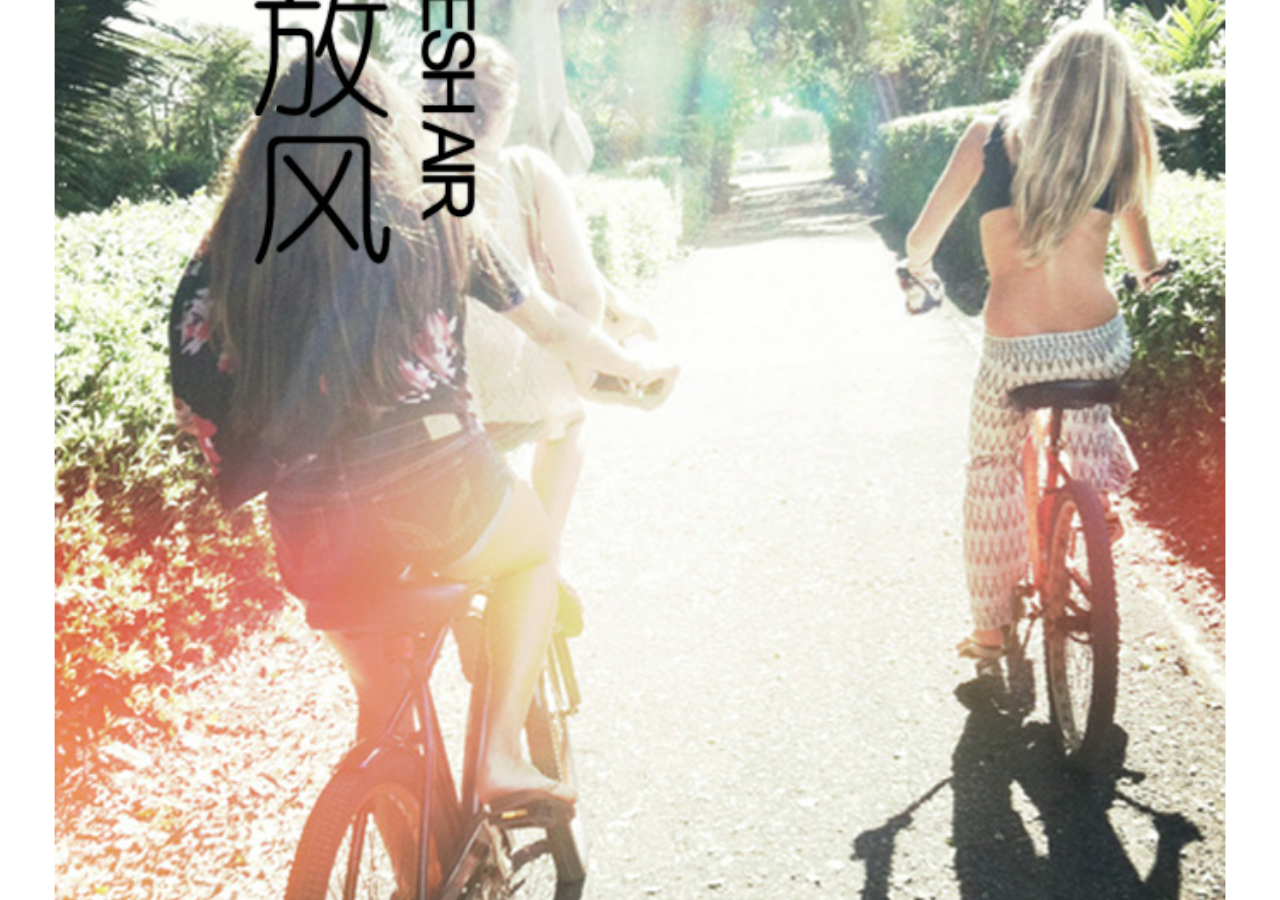
<file: template/view/guide/guide.html>
<!doctype html>
<html>

	<head>
		<meta charset="UTF-8">
		<title></title>
		<meta name="viewport" content="width=device-width,initial-scale=1,minimum-scale=1,maximum-scale=1,user-scalable=no" />
		<link rel="stylesheet" href="../../../src/project/css/libs/mui.css" />
		<style type="text/css">
			body {
				background-color: black;
			}
			
			.guide-img {
				width: 100%;
			}
			
			#guide_start {
				position: absolute;
				bottom: 20%;
				-moz-border-radius: 50%;
				-webkit-border-radius: 50%;
				border-radius: 50%;
				left: 40%;
				font-size: 1rem;
				text-align: center;
				color: rgba(144, 39, 142, .98);
				background-color: transparent;
				border: 1px solid rgba(144, 39, 142, .98);
			}
		</style>
	</head>

	<body>
		<div class="mui-content">
			<div class="mui-slider mui-fullscreen">
				<div class="mui-slider-group">
					<div class="mui-slider-item">
						<a href="javascript:;">
							<img class="guide-img" src="../../../src/project/img/guide/MIMO 引导页1.png">
						</a>
					</div>
					<div class="mui-slider-item">
						<a href="javascript:;">
							<img class="guide-img" src="../../../src/project/img/guide/MIMO 引导页2.png">
						</a>
					</div>
					<div class="mui-slider-item">
						<a href="javascript:;">
							<img class="guide-img" src="../../../src/project/img/guide/MIMO 引导页3.png">
						</a>
					</div>
					<div class="mui-slider-item">
						<a href="javascript:;">
							<img class="guide-img" src="../../../src/project/img/guide/MIMO 引导页4.png">
							<button class="mui-btn" type="button" id="guide_start">BETTER</button>
							<script>
								guide_start.style.height = document.getElementById("guide_start").offsetWidth + "px";
							</script>
						</a>
					</div>
				</div>
			</div>
		</div>
		<script src="../../../src/project/js/libs/mui.js"></script>
		<script type="text/javascript">
			mui.init();
			mui.plusReady(function() {
				/**
				 * 获取系统状态栏高度
				 * http://www.html5plus.org/doc/zh_cn/navigator.html#plus.navigator.getStatusbarHeight
				 */
				var sh = plus.navigator.getStatusbarHeight();
				/**
				 * 获取设备屏幕高度分辨率以及宽度分辨率
				 * http://www.html5plus.org/doc/zh_cn/device.html#plus.screen.resolutionHeight
				 * http://www.html5plus.org/doc/zh_cn/device.html#plus.screen.resolutionWidth
				 */
				var h = plus.screen.resolutionHeight;
				var w = plus.screen.resolutionWidth;
				alert(w)
				/**
				 * 设置图片高度，这里图片并不规范；
				 * 实际开发中，建议大家制作iphone6plus规格的图片；
				 */
				var imgs = document.querySelectorAll(".guide-img");
				for(var i = 0, len = imgs.length; i < len; i++) {
					imgs[i].style.height = (h - sh) + "px";
					imgs[i].style.width = w + "px";
					javascript: ;
				}

				/**
				 * 手动关闭启动页
				 * http://www.html5plus.org/doc/zh_cn/navigator.html#plus.navigator.closeSplashscreen
				 */
				plus.navigator.closeSplashscreen();
				document.getElementById("guide_start").addEventListener("tap", function() {
					this.style.backgroundColor = 'rgba(144, 39, 142, .98)';
					this.style.color = 'rgba(255, 255, 255, .98)';
					this.style.border = 'none';
					if(this.style.border = 'none') {
						/**
						 * 向本地存储中设置launchFlag的值，即启动标识；
						 * http://www.html5plus.org/doc/zh_cn/storage.html#plus.storage.setItem
						 */
						plus.storage.setItem("launchFlag", "true");
						mui.openWindow({
							url: "../main/main.html",
							id: "main",
							extras: {
								mark: "gudie" //同样，这里也只是个标识，实际开发中并不用；
							},
							waiting: {
								autoShow: false, //自动显示等待框，默认为true
							}
						});
					}

				});
			});
			/**
			 * 重写mui.back()，什么都不执行，反之用户返回到入口页；
			 */
			mui.back = function() {};
		</script>
	</body>

</html>
</file>
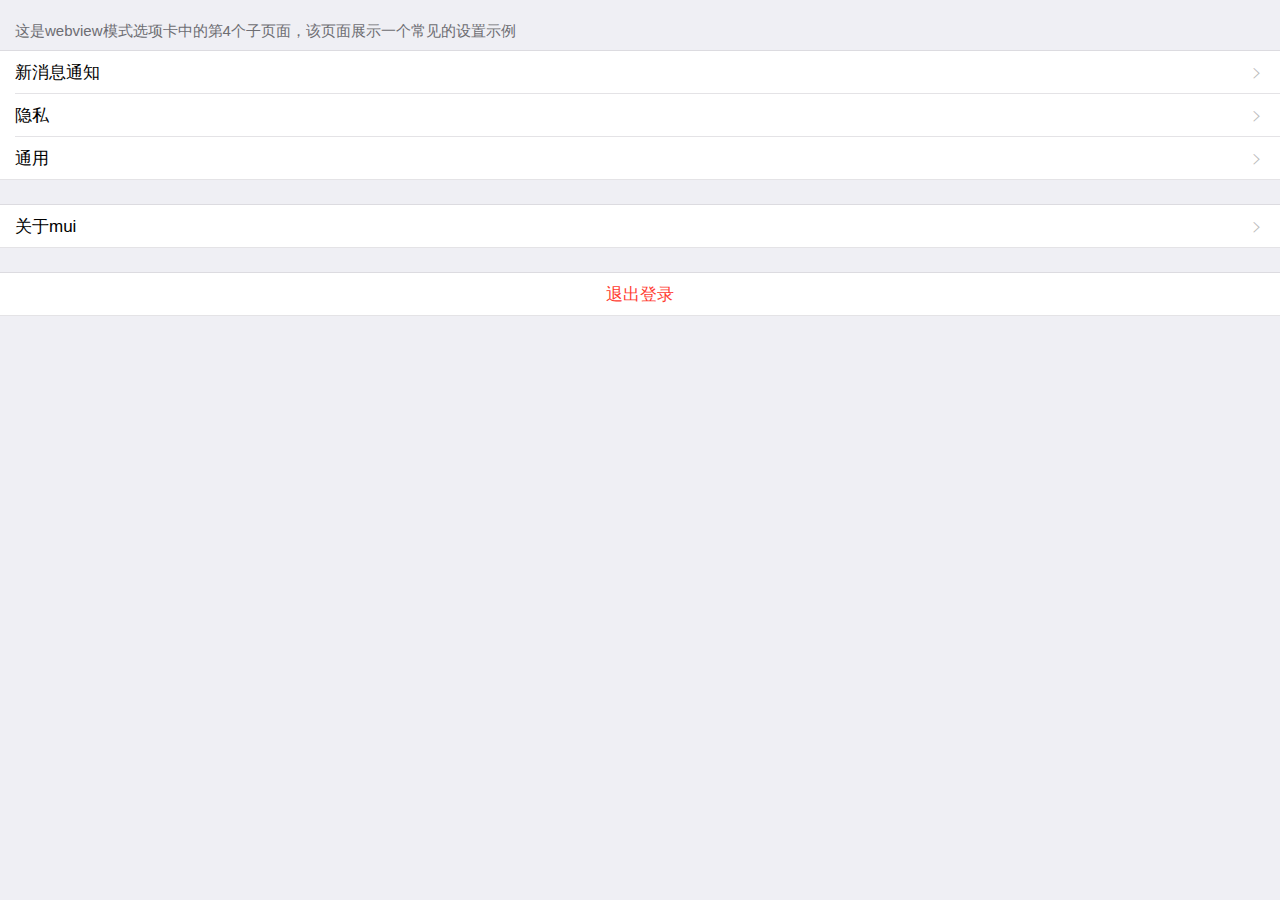
<file: template/view/main/mimo-news.html>
<!DOCTYPE html>
<html>

	<head>
		<meta charset="utf-8">
		<title>Hello MUI</title>
		<meta name="viewport" content="width=device-width, initial-scale=1,maximum-scale=1,user-scalable=no">
		<meta name="apple-mobile-web-app-capable" content="yes">
		<meta name="apple-mobile-web-app-status-bar-style" content="black">

		<link rel="stylesheet" href="../../../src/project/css/libs/mui.css">
		<style>
			html,body {
				background-color: #efeff4;
			}
			.title{
				margin: 20px 15px 10px;
				color: #6d6d72;
				font-size: 15px;
			}
		</style>
	</head>

	<body>
		<!--<header class="mui-bar mui-bar-nav">
			<a class="mui-action-back mui-icon mui-icon-left-nav mui-pull-left"></a>
			<h1 class="mui-title">设置</h1>
		</header>-->
		<div class="mui-content">
			<div class="title">
				这是webview模式选项卡中的第4个子页面，该页面展示一个常见的设置示例
			</div>
			<ul class="mui-table-view">
				<li class="mui-table-view-cell">
					<a class="mui-navigate-right">
						新消息通知
					</a>
				</li>
				<li class="mui-table-view-cell">
					<a class="mui-navigate-right">
						隐私
					</a>
				</li>
				<li class="mui-table-view-cell">
					<a class="mui-navigate-right">
						通用
					</a>
				</li>
			</ul>
			<ul class="mui-table-view" style="margin-top: 25px;">
				<li class="mui-table-view-cell">
					<a id="about" class="mui-navigate-right">
						关于mui
					</a>
				</li>
			</ul>
			<ul class="mui-table-view" style="margin-top: 25px;">
				<li class="mui-table-view-cell">
					<a style="text-align: center;color: #FF3B30;">
						退出登录
					</a>
				</li>
			</ul>
		</div>
		</style>
	</body>
	<script src="../../../src/project/js/libs/mui.js"></script>
	<script>
		mui.init({
			swipeBack:true //启用右滑关闭功能
		});
		document.getElementById("about").addEventListener('tap',function () {
			//获得主页面的webview
			var main = plus.webview.currentWebview().parent();
			//触发主页面的gohome事件
			mui.fire(main,'gohome');
		});
	</script>
</html>
</file>
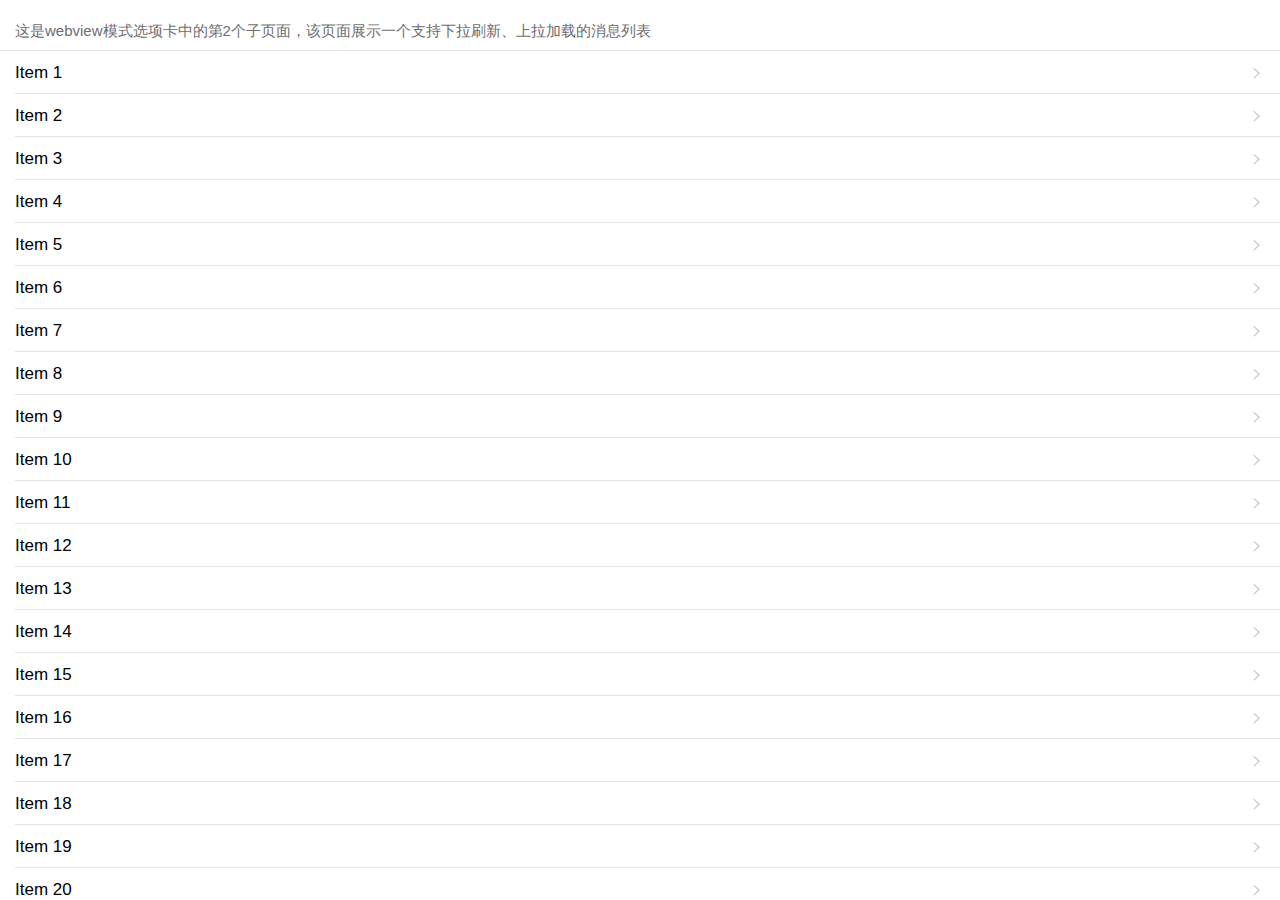
<file: template/view/main/mimo-sexy.html>
<!DOCTYPE html>
<html>

	<head>
		<meta charset="utf-8">
		<title>Hello MUI</title>
		<meta name="viewport" content="width=device-width, initial-scale=1,maximum-scale=1,user-scalable=no">
		<meta name="apple-mobile-web-app-capable" content="yes">
		<meta name="apple-mobile-web-app-status-bar-style" content="black">
		<link rel="stylesheet" href="../../../src/project/css/libs/mui.css">
		<style>
			html,
			body {
				background-color: #efeff4;
			}
			.title {
				padding: 20px 15px 10px;
				color: #6d6d72;
				font-size: 15px;
				background-color: #fff;
			}
		</style>
	</head>

	<body>
		<div id="pullrefresh" class="mui-content mui-scroll-wrapper">
			<div class="mui-scroll">
				<div class="title">
					这是webview模式选项卡中的第2个子页面，该页面展示一个支持下拉刷新、上拉加载的消息列表
				</div>
				<ul class="mui-table-view mui-table-view-chevron">
					<li class="mui-table-view-cell"><a href="" class="mui-navigate-right">Item 1</a>
					</li>
					<li class="mui-table-view-cell"><a href="" class="mui-navigate-right">Item 2</a>
					</li>
					<li class="mui-table-view-cell"><a href="" class="mui-navigate-right">Item 3</a>
					</li>
					<li class="mui-table-view-cell"><a href="" class="mui-navigate-right">Item 4</a>
					</li>
					<li class="mui-table-view-cell"><a href="" class="mui-navigate-right">Item 5</a>
					</li>
					<li class="mui-table-view-cell"><a href="" class="mui-navigate-right">Item 6</a>
					</li>
					<li class="mui-table-view-cell"><a href="" class="mui-navigate-right">Item 7</a>
					</li>
					<li class="mui-table-view-cell"><a href="" class="mui-navigate-right">Item 8</a>
					</li>
					<li class="mui-table-view-cell"><a href="" class="mui-navigate-right">Item 9</a>
					</li>
					<li class="mui-table-view-cell"><a href="" class="mui-navigate-right">Item 10</a>
					</li>
					<li class="mui-table-view-cell"><a href="" class="mui-navigate-right">Item 11</a>
					</li>
					<li class="mui-table-view-cell"><a href="" class="mui-navigate-right">Item 12</a>
					</li>
					<li class="mui-table-view-cell"><a href="" class="mui-navigate-right">Item 13</a>
					</li>
					<li class="mui-table-view-cell"><a href="" class="mui-navigate-right">Item 14</a>
					</li>
					<li class="mui-table-view-cell"><a href="" class="mui-navigate-right">Item 15</a>
					</li>
					<li class="mui-table-view-cell"><a href="" class="mui-navigate-right">Item 16</a>
					</li>
					<li class="mui-table-view-cell"><a href="" class="mui-navigate-right">Item 17</a>
					</li>
					<li class="mui-table-view-cell"><a href="" class="mui-navigate-right">Item 18</a>
					</li>
					<li class="mui-table-view-cell"><a href="" class="mui-navigate-right">Item 19</a>
					</li>
					<li class="mui-table-view-cell"><a href="" class="mui-navigate-right">Item 20</a>
					</li>
				</ul>
			</div>
		</div>
		<script src="../../../src/project/js/libs/mui.js"></script>
		<script>
			mui.init({
				swipeBack: false,
				pullRefresh: {
					container: '#pullrefresh',
					down: {
						callback: pulldownRefresh
					},
					up: {
						contentrefresh: '正在加载...',
						callback: pullupRefresh
					}
				}
			});
			/**
			 * 下拉刷新具体业务实现
			 */
			function pulldownRefresh() {
				setTimeout(function() {
					var table = document.body.querySelector('.mui-table-view');
					var cells = document.body.querySelectorAll('.mui-table-view-cell');
					for (var i = cells.length, len = i + 3; i < len; i++) {
						var li = document.createElement('li');
						li.className = 'mui-table-view-cell';
						li.innerHTML = '<a class="mui-navigate-right">Item ' + (i + 1) + '</a>';
						//下拉刷新，新纪录插到最前面；
						table.insertBefore(li, table.firstChild);
					}
					mui('#pullrefresh').pullRefresh().endPulldownToRefresh(); //refresh completed
				}, 1000);
			}
			var count = 0;   //代表着上拉次数
			/**
			 * 上拉加载具体业务实现
			 */
			function pullupRefresh() {
				setTimeout(function() {
//					alert(count);
					mui('#pullrefresh').pullRefresh().endPullupToRefresh((++count > 2)); //参数为true代表没有更多数据了。
					var table = document.body.querySelector('.mui-table-view');
					var cells = document.body.querySelectorAll('.mui-table-view-cell');
					for (var i = cells.length, len = i + 20; i < len; i++) {
						var li = document.createElement('li');
						li.className = 'mui-table-view-cell';
						li.innerHTML = '<a class="mui-navigate-right">Item ' + (i + 1) + '</a>';
						table.appendChild(li);
					}
				}, 1000);
			}
		</script>
	</body>
</html>
</file>
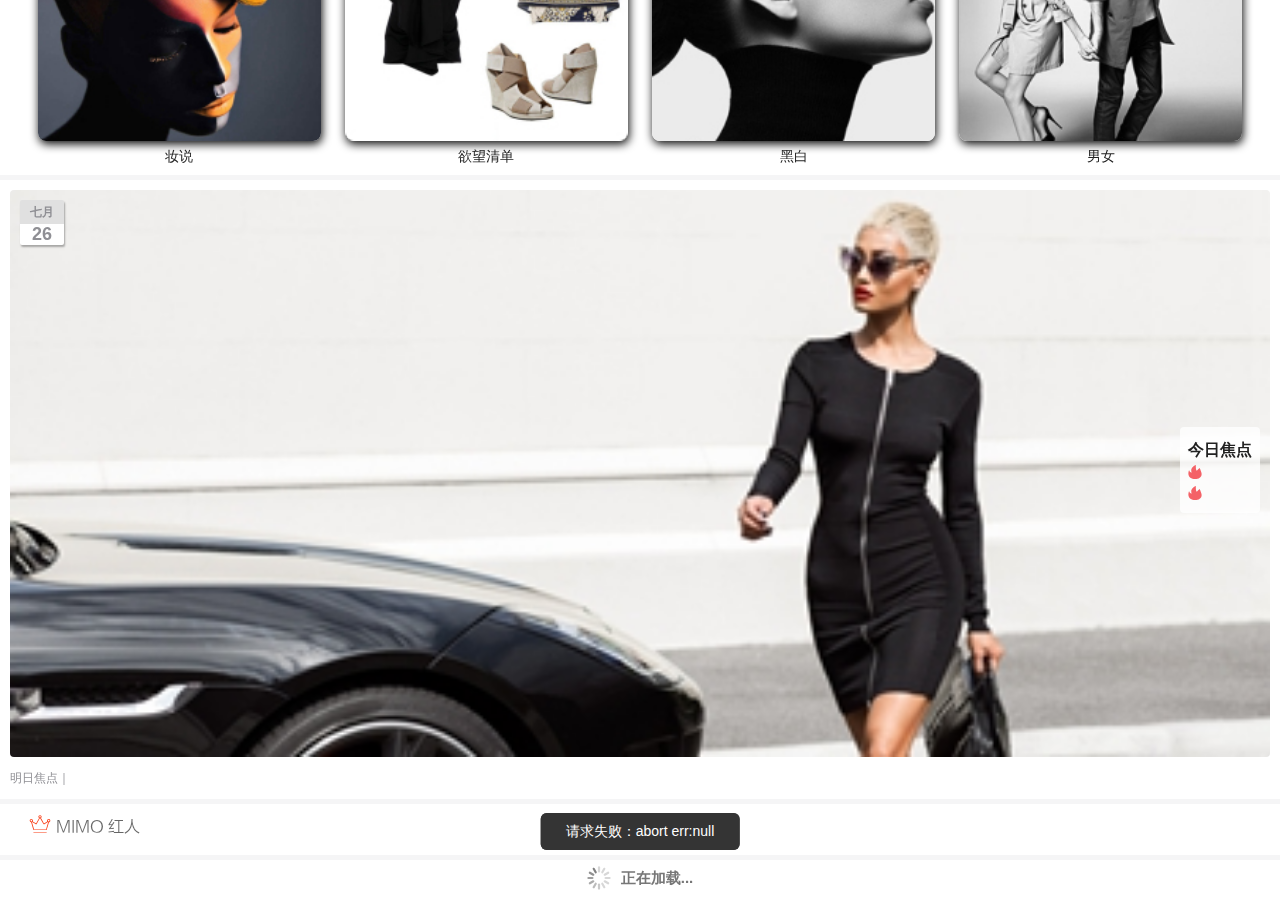
<file: template/view/main/mimo-home/mimo-home.html>
<!DOCTYPE html>
<html>

	<head>
		<meta charset="utf-8">
		<title>MIMO HOME</title>
		<meta name="viewport" content="width=device-width, initial-scale=1,maximum-scale=1,user-scalable=no">
		<meta name="apple-mobile-web-app-capable" content="yes">
		<meta name="apple-mobile-web-app-status-bar-style" content="black">
		<link rel="stylesheet" href="../../../../src/project/css/libs/mui.css">
		<link rel="stylesheet" href="../../../../src/project/css/libs/mimo-currency.css">
		<link rel="stylesheet" href="../../../../src/project/css/nomal/home.css">
		<script src="../../../../src/project/js/fonts/mimo-icon.js"></script>
	</head>

	<body>
		<div id="pullrefresh" class="mui-content mui-scroll-wrapper mimo-home" style="background-color: #FFF;">
			<div class="mui-scroll" id="xxxxx">
				<div id="slider" class="mui-slider mimo-home-banner">
					<div class="mui-slider-group mui-slider-loop">
						<!-- Add a node -->
						<div class="mui-slider-item mui-slider-item-duplicate">
							<a href="#"><img src="../../../../src/project/img/main/home/banner1.png"></a>
						</div>
						<div class="mui-slider-item">
							<a href="#"><img src="../../../../src/project/img/main/home/banner1.png"></a>
						</div>
						<div class="mui-slider-item">
							<a href="#"><img src="../../../../src/project/img/main/home/banner2.png"></a>
						</div>
						<div class="mui-slider-item">
							<a href="#"><img src="../../../../src/project/img/main/home/banner3.png"></a>
						</div>
						<div class="mui-slider-item">
							<a href="#"><img src="../../../../src/project/img/main/home/banner4.png"></a>
						</div>
						<!-- Add a node -->
						<div class="mui-slider-item mui-slider-item-duplicate">
							<a href="#"><img src="../../../../src/project/img/main/home/banner1.png"></a>
						</div>
					</div>
					<!--<div class="mui-slider-indicator">
						<div class="mui-indicator mui-active"></div>
						<div class="mui-indicator"></div>
						<div class="mui-indicator"></div>
						<div class="mui-indicator"></div>
					</div>-->
				</div>
				<div class="mui-home-topnav">
					<!--mimo middle links 上部导航块-->
					<div class="mui-row both-sides-gap top-gap5">
						<div class="mui-col-sm-3 mui-col-xs-6 mimo-home-navp">
							<img src="../../../../src/project/img/main/home/recommend/mimo-home-recommend-tp1.png" />
							<p>妆说</p>
						</div>
						<div class="mui-col-sm-3 mui-col-xs-6 mimo-home-navp">
							<img src="../../../../src/project/img/main/home/recommend/mimo-home-recommend-tp2.png" />
							<p>欲望清单</p>
						</div>
						<div class="mui-col-sm-3 mui-col-xs-6 mimo-home-navp">
							<img src="../../../../src/project/img/main/home/recommend/mimo-home-recommend-tp3.png" />
							<p>黑白</p>
						</div>
						<div class="mui-col-sm-3 mui-col-xs-6 mimo-home-navp">
							<img src="../../../../src/project/img/main/home/recommend/mimo-home-recommend-tp4.png" />
							<p>男女</p>
						</div>
					</div>
				</div>
				<!--分割条 bar-->
				<div class="mimo-home-tabbar"></div>
				<!--焦点模块 bar-->
				<div class="mui-card mimo-focus">
					<div class="mui-card-content">
						<a href="#">
							<img class='mimo-focus-cover' src="../../../../info/focus/2.png">
							<div class="focusdate">
								<h5></h5>
								<p></p>
							</div>
							<div class="focuscont">
								<h4>今日焦点</h4>
								<p>
									<svg class="mui-icon mimo-icon" aria-hidden="true">
										<use xlink:href="#icon-1122-v2-21"></use>
									</svg>
									<span></span>
								</p>
								<p>
									<svg class="mui-icon mimo-icon" aria-hidden="true">
										<use xlink:href="#icon-1122-v2-21"></use>
									</svg>
									<span></span>
								</p>
							</div>
						</a>
					</div>
					<p class="focus-tomorrow text-hide-row1">明日焦点｜<span></span></p>
				</div>
				<!--分割条 bar-->
				<div class="mimo-home-tabbar"></div>
				<!--mimo stars 红人-->
				<div class="mimo-home-stars both-sides-gap">
					<h5>
						<svg class="mui-icon mimo-icon" aria-hidden="true">
							<use xlink:href="#icon-VIP3"></use>
						</svg> MIMO 红人 </h5>
					<div class="mui-row">
						<div class="mui-col-sm-3 mui-col-xs-6 mimo-home-starsp"></div>
						<div class="mui-col-sm-3 mui-col-xs-6 mimo-home-starsp"></div>
						<div class="mui-col-sm-3 mui-col-xs-6 mimo-home-starsp"></div>
						<div class="mui-col-sm-3 mui-col-xs-6 mimo-home-starsp"></div>
					</div>
				</div>
				<!--分割条 bar-->
				<div class="mimo-home-tabbar"></div>
				<!--cardshow-->
				<div class="mimo-home-cardshow"></div>
			</div>

			<div id="gotop" class="gotop-init" style="display: none;">
				<svg class="mui-icon mimo-icon" aria-hidden="true">
					<use xlink:href="#icon-huidaodingbu-copy-copy"></use>
				</svg>
			</div>
		</div>

	</body>
	<script src="../../../../src/project/js/libs/mui.js"></script>
	<script src="../../../../src/project/js/plugins/mimo-currency.js"></script>
	<script src="../../../../src/project/js/views/mimo-home/mimo-home.js"></script>
	<script>
		//mui init
		mui.init({
			swipeBack: true,
			pullRefresh: {
				container: '#pullrefresh',
				down: {
					callback: pulldownRefresh
				},
				up: {
					contentrefresh: '正在加载...',
					callback: pullupRefresh
				}
			}
		});
		/**
		 * scroll int 
		 */
		mui('.mui-scroll-wrapper').scroll({
			bounce: true,
			indicators: false,
			deceleration: 0.0005,
			deceleration: mui.os.ios ? 0.003 : 0.0009
		});

		//pullup init value
		var count = 0;
		//the number of card-show modules loaded each time
		var addNum = 2;
		//pullup refresh switch
		var refreshflag = false;
		//ip address
		var ipadd = 'http://192.168.1.108:8020';

		//focus焦点板块版块   ajax加载
		focusload('' + ipadd + '/MiMo/src/project/json/sss.json/?jsoncallback=?', new Date);

		//init loading
		if(mui.os.plus) {
			mui.plusReady(function() {
				setTimeout(function() {
					home_initload(ipadd);
				}, 300);
			});
		} else {

			mui.ready(function() {
				home_initload(ipadd);
			});
		}

		/**
		 * pullup loading
		 */
		function pullupRefresh() {
			home_upload(ipadd, 100, addNum);
		}

		/**
		 * pulldown loading 
		 */
		function pulldownRefresh() {
			setTimeout(function() {
				//del all node( mimo-home-card )
				removeNode(".mimo-home-card");
				//int loading again
				home_upload(ipadd, 0, addNum);
				//open switch
				refreshflag = true;
				mui('#pullrefresh').pullRefresh().endPulldownToRefresh(); //refresh completed
				mui('#pullrefresh').pullRefresh().refresh(true); //Restore scroll
			}, 1000);
		}

		//回到顶部
		gcxgotop(2000, 2000);
		//home banner
		mui('.mimo-home-banner').slider({
			interval: 5000
		});
	</script>

</html>
</file>
<file: src/project/css/libs/mimo-currency.css>
.font-weight-400 {
	font-weight: 400;
}


/*side gap*/

.both-sides-gap {
	padding-left: 2%;
	padding-right: 2%;
}

.top-gap5 {
	padding-top: 5px;
}

.bottom-gap10 {
	padding-bottom: 10px;
}


/*文字单行/多行 缩略显示*/

.text-hide-row1 {
	overflow: hidden;
	text-overflow: ellipsis;
	white-space: nowrap;
}

.text-hide-row2 {
	display: -webkit-box;
	-webkit-box-orient: vertical;
	-webkit-line-clamp: 2;
	overflow: hidden;
}

.text-hide-row3 {
	display: -webkit-box;
	-webkit-box-orient: vertical;
	-webkit-line-clamp: 3;
	overflow: hidden;
}

.text-hide-row4 {
	display: -webkit-box;
	-webkit-box-orient: vertical;
	-webkit-line-clamp: 4;
	overflow: hidden;
}

.text-hide-row5 {
	display: -webkit-box;
	-webkit-box-orient: vertical;
	-webkit-line-clamp: 5;
	overflow: hidden;
}


/*卡片 人物头像模块UI*/

.card-portrait {
	position: relative;
}

.card-portrait img {
	-moz-border-radius: 100%;
	-webkit-border-radius: 100%;
	border-radius: 100%;
}


/*vip icon add*/

.vip-icon-add {
	position: absolute;
	-moz-border-radius: 100%;
	-webkit-border-radius: 100%;
	border-radius: 100%;
}

.card-portrait svg.vip-icon-add {
	width: 30%;
	height: 25%;
	bottom: 14%;
	right: 0;
}

.card-portrait svg.vip-icon-fs {
	font-size: 24px;
}


/*卡片中间内容文字*/

.mui-card .mui-card-content .mimo-card-conttext {
	padding-bottom: 0;
	padding-top: 8px;
}

#gotop {
	position: absolute;
	z-index: 9999;
}

#gotop.gotop-init {
	right: 0;
	bottom: 10%;
}

#gotop.gotop-tap {
	right: 0;
	bottom: 40%;
	animation: gotop-tap 2s;
	-webkit-animation: gotop-tap 2s;
}

#gotop svg {
	font-size: 50px;
}

#gotop.gotop-init svg {
	color: rgba(0, 0, 0, .68);
}

#gotop.gotop-tap svg {
	color: #007AFF;
}

@keyframes gotop-tap {
0% {
		right: 0px;
		bottom: 10%;
	}
	8% {
		right: 60px;
		bottom: 10%;
	}
	16% {
		right: 20px;
		bottom: 10%;
	}
	24% {
		right: 60px;
		bottom: 10%;
	}
	32% {
		right: -90px;
		bottom: 10%;
	}
	42% {
		right: 20px;
		bottom: 10%;
	}
	52% {
		right: -10px;
		bottom: 10%;
	}
	62% {
		right: 0px;
		bottom: 10%;
	}
	100% {
		right: 0px;
		bottom: 40%;
	}
}

@-webkit-keyframes gotop-tap {
	0% {
		right: 0px;
		bottom: 10%;
	}
	8% {
		right: 60px;
		bottom: 10%;
	}
	16% {
		right: 20px;
		bottom: 10%;
	}
	24% {
		right: 60px;
		bottom: 10%;
	}
	32% {
		right: -90px;
		bottom: 10%;
	}
	42% {
		right: 20px;
		bottom: 10%;
	}
	52% {
		right: -10px;
		bottom: 10%;
	}
	62% {
		right: 0px;
		bottom: 10%;
	}
	100% {
		right: 0px;
		bottom: 40%;
	}
}
</file>
<file: src/project/css/nomal/home.css>
html,
body {
	background-color: #efeff4;
}

@font-face {
	font-family: '方正兰亭细黑简体';
	font-weight: normal;
	font-style: normal;
	src: url('../../fonts/方正兰亭细黑简体.TTF') format('truetype');
}

/*主页选项卡分割条*/

.mimo-home .mui-scroll .mimo-home-tabbar {
	width: 100%;
	height: 5px;
	background-color: rgba(200, 199, 204, .18);
}


/*mimo middle links 上部导航块*/

.mimo-home .mui-scroll .mui-home-topnav .mui-row .mimo-home-navp {
	padding: 12px 12px 8px 12px;
	overflow: hidden;
}

.mimo-home .mui-scroll .mui-home-topnav .mui-row .mimo-home-navp p{
	text-align: center;
	margin: 0;
	color: #222;
}

.mimo-home .mui-scroll .mui-home-topnav .mui-row .mimo-home-navp img {
	width: 100%;
	-moz-border-radius: 8px;
	-webkit-border-radius: 8px;
	border-radius: 8px;
	-moz-box-shadow: 1px 3px 10px rgba(0, 0, 0, .98);
	-webkit-box-shadow: 1px 3px 10px rgba(0, 0, 0, .98);
	box-shadow: 1px 3px 10px rgba(0, 0, 0, .98);
}


/*mimo 红人模块*/

.mimo-home .mui-scroll .mimo-home-stars {
	padding-top: 8px;
	padding-bottom: 8px;
}
/*标题*/
.mimo-home .mui-scroll .mimo-home-stars h5 {
	font-family: '方正兰亭细黑简体', Helvetica, sans-serif !important;
	font-size: 16px;
	font-weight: lighter;
	color: rgba(0, 0, 0, .6);
	margin: 0 2px 8px;
	line-height: 20px;
}
/*每块内容*/
.mimo-home .mui-scroll .mimo-home-stars .mimo-home-starsp {
	padding: 0 8px;
	overflow: hidden;
	text-align: center;
}
/*mimo 红人头像*/
.mimo-home .mui-scroll .mimo-home-stars .mimo-home-starsp .card-portrait img{
	width: 100%;
}

.mimo-home .mui-scroll .mimo-home-stars .mimo-home-starsp p {
	margin: 0;
	font-size: 15px;
	line-height: 15px;
	color: #222222;
}

.mimo-home .mui-scroll .mimo-home-stars .mimo-home-starsp p span {
	display: block;
	font-size: 10px;
	color: #8f8f94;
}



/*内容卡片展示模块*/
.mimo-home-card{
	margin-bottom: 15px;
}
/*卡片头像*/
.mimo-home-card .mui-card-header img{
	width: 100%;
}
.mimo-home-card .mui-card-content{
	padding-bottom:15px ;
}

.mimo-home-card .card-portrait svg.vip-icon-fs {
	font-size: 12px;
}




.mimo-focus{
	box-shadow:none;
	/*margin-top: 0;
	margin-bottom: 0;*/
	-webkit-overflow-scrolling: touch;
	font-size: 12px;
}
/*焦点*/
.mimo-focus .focusdate{
	position: absolute;
	background: #FFFFFF;
	top: 10px;
	left: 10px;
	
	overflow: hidden;
	-moz-border-radius: 2px;
	-webkit-border-radius: 2px;
	border-radius: 2px;
	-moz-box-shadow: 1px 3px 10px rgba(0, 0, 0, .98);
	-webkit-box-shadow: 1px 3px 10px rgba(0, 0, 0, .98);
	box-shadow: 1px 2px 2px rgba(0, 0, 0, .3);
}
.mimo-focus .focusdate h5{
	font-size: 12px;
	padding: 6px 10px;
	margin: 0;
	font-weight: bolder;
	text-align: center;
	background-color: rgba(0,0,0,.12);
}
.mimo-focus .focusdate p{
	font-size: 18px;
	margin: 0;
	text-align: center;
	font-weight: bolder;
}


.mimo-focus .focuscont{
	position: absolute;
	padding: 10px 8px 8px;
	top:50%;
	right: 10px;
	margin-top: -50px;
	background-color: rgba(255,255,255,.78);
	-moz-border-radius:4px;
	-webkit-border-radius: 4px;
	border-radius: 4px;
	overflow: hidden;
}
.mimo-focus .mimo-focus-cover{
	width: 100%;
	-moz-border-radius:4px;
	-webkit-border-radius: 4px;
	border-radius: 4px;
}

.mimo-focus .focuscont h4{
	font-size: 16px;
	color: #222;
	font-weight: bold;
}
.mimo-focus .focuscont p{
	margin: 0;
	font-size: 12px;
	color: #222;
}
.mimo-focus .focuscont p svg{ 
	font-size: 14px;
}

.mimo-focus .focus-tomorrow{
	margin: 0;
	padding-top:5px ;
	font-size: 12px;
}
.mimo-focus .focus-tomorrow span{
	
}
</file>
